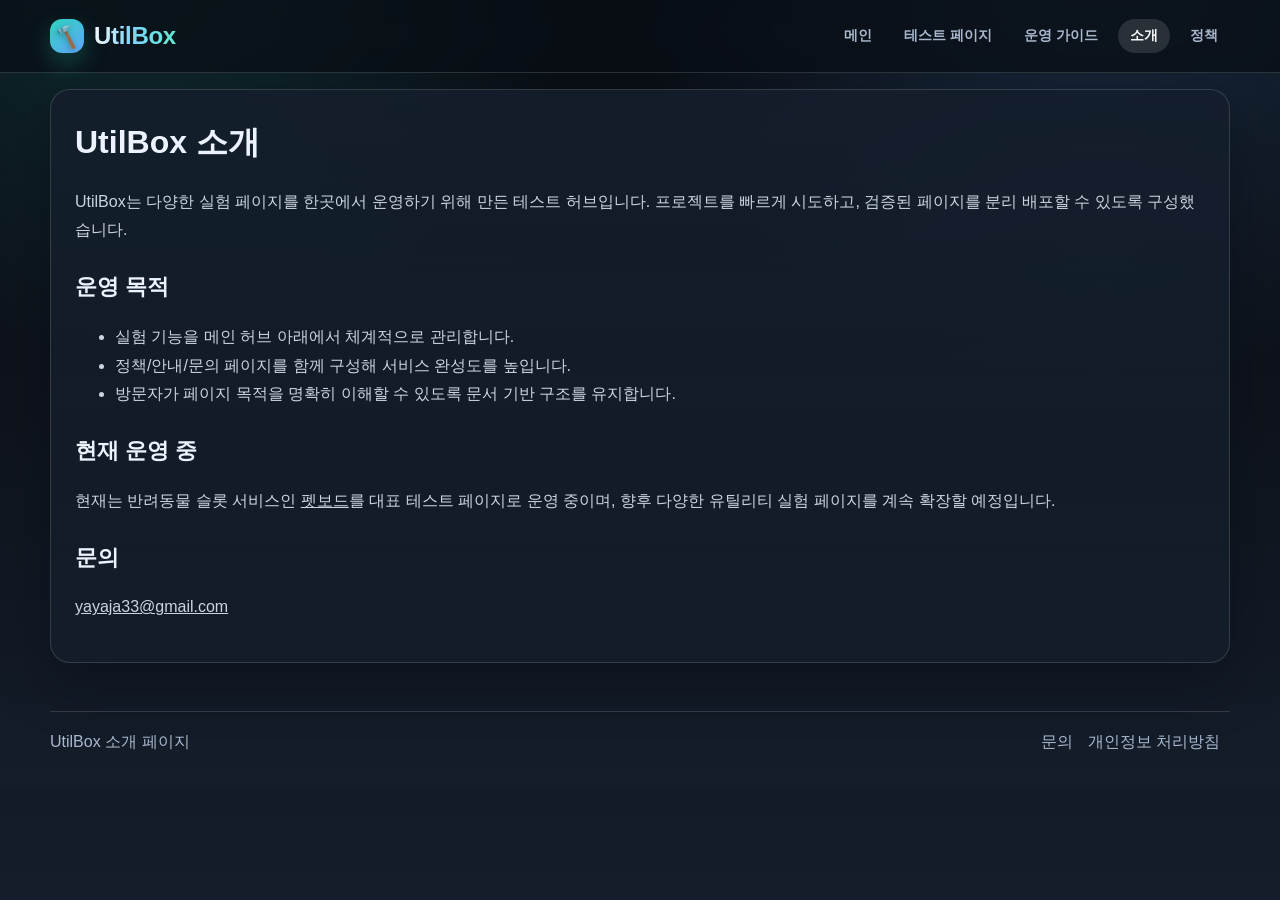
<file: about.html>
<!DOCTYPE html>
<html lang="ko">
<head>
  <meta charset="UTF-8" />
  <meta name="viewport" content="width=device-width, initial-scale=1.0" />
  <title>소개 | UtilBox</title>
  <meta name="description" content="UtilBox 프로젝트 소개 페이지입니다." />
  <link rel="stylesheet" href="utilbox.css" />
</head>
<body>
  <header class="site-header">
    <div class="layout">
      <a class="brand" href="index.html" aria-label="UtilBox 홈">
        <span class="brand-mark" aria-hidden="true"></span>
        <span class="brand-name">UtilBox</span>
      </a>
      <nav class="main-nav" aria-label="주요 메뉴">
        <a href="index.html">메인</a>
        <a href="tools.html">테스트 페이지</a>
        <a href="guide.html">운영 가이드</a>
        <a class="active" href="about.html">소개</a>
        <a href="privacy.html">정책</a>
      </nav>
    </div>
  </header>

  <main class="layout">
    <section class="section">
      <article class="panel article">
        <h1>UtilBox 소개</h1>
        <p>
          UtilBox는 다양한 실험 페이지를 한곳에서 운영하기 위해 만든 테스트 허브입니다.
          프로젝트를 빠르게 시도하고, 검증된 페이지를 분리 배포할 수 있도록 구성했습니다.
        </p>

        <h2>운영 목적</h2>
        <ul>
          <li>실험 기능을 메인 허브 아래에서 체계적으로 관리합니다.</li>
          <li>정책/안내/문의 페이지를 함께 구성해 서비스 완성도를 높입니다.</li>
          <li>방문자가 페이지 목적을 명확히 이해할 수 있도록 문서 기반 구조를 유지합니다.</li>
        </ul>

        <h2>현재 운영 중</h2>
        <p>
          현재는 반려동물 슬롯 서비스인 <a href="petboard.html">펫보드</a>를 대표 테스트 페이지로 운영 중이며,
          향후 다양한 유틸리티 실험 페이지를 계속 확장할 예정입니다.
        </p>

        <h2>문의</h2>
        <p><a href="mailto:yayaja33@gmail.com">yayaja33@gmail.com</a></p>
      </article>
    </section>
  </main>

  <footer class="layout site-footer">
    <div>UtilBox 소개 페이지</div>
    <div>
      <a href="contact.html">문의</a>
      <a href="privacy.html">개인정보 처리방침</a>
    </div>
  </footer>
</body>
</html>
</file>
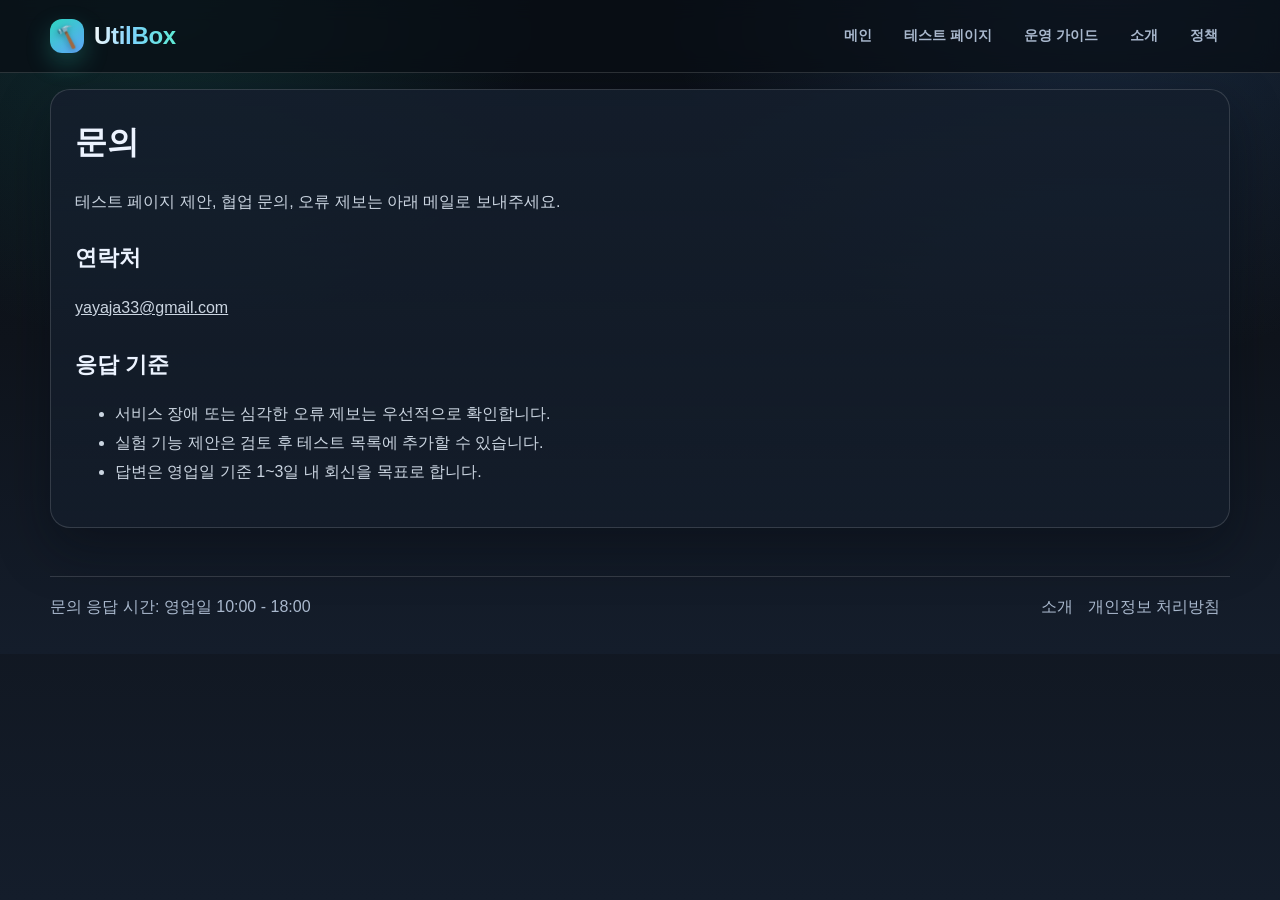
<file: contact.html>
<!DOCTYPE html>
<html lang="ko">
<head>
  <meta charset="UTF-8" />
  <meta name="viewport" content="width=device-width, initial-scale=1.0" />
  <title>문의 | UtilBox</title>
  <meta name="description" content="UtilBox 문의 및 제휴 안내 페이지입니다." />
  <link rel="stylesheet" href="utilbox.css" />
</head>
<body>
  <header class="site-header">
    <div class="layout">
      <a class="brand" href="index.html" aria-label="UtilBox 홈">
        <span class="brand-mark" aria-hidden="true"></span>
        <span class="brand-name">UtilBox</span>
      </a>
      <nav class="main-nav" aria-label="주요 메뉴">
        <a href="index.html">메인</a>
        <a href="tools.html">테스트 페이지</a>
        <a href="guide.html">운영 가이드</a>
        <a href="about.html">소개</a>
        <a href="privacy.html">정책</a>
      </nav>
    </div>
  </header>

  <main class="layout">
    <section class="section">
      <article class="panel article">
        <h1>문의</h1>
        <p>테스트 페이지 제안, 협업 문의, 오류 제보는 아래 메일로 보내주세요.</p>
        <h2>연락처</h2>
        <p><a href="mailto:yayaja33@gmail.com">yayaja33@gmail.com</a></p>
        <h2>응답 기준</h2>
        <ul>
          <li>서비스 장애 또는 심각한 오류 제보는 우선적으로 확인합니다.</li>
          <li>실험 기능 제안은 검토 후 테스트 목록에 추가할 수 있습니다.</li>
          <li>답변은 영업일 기준 1~3일 내 회신을 목표로 합니다.</li>
        </ul>
      </article>
    </section>
  </main>

  <footer class="layout site-footer">
    <div>문의 응답 시간: 영업일 10:00 - 18:00</div>
    <div>
      <a href="about.html">소개</a>
      <a href="privacy.html">개인정보 처리방침</a>
    </div>
  </footer>
</body>
</html>
</file>
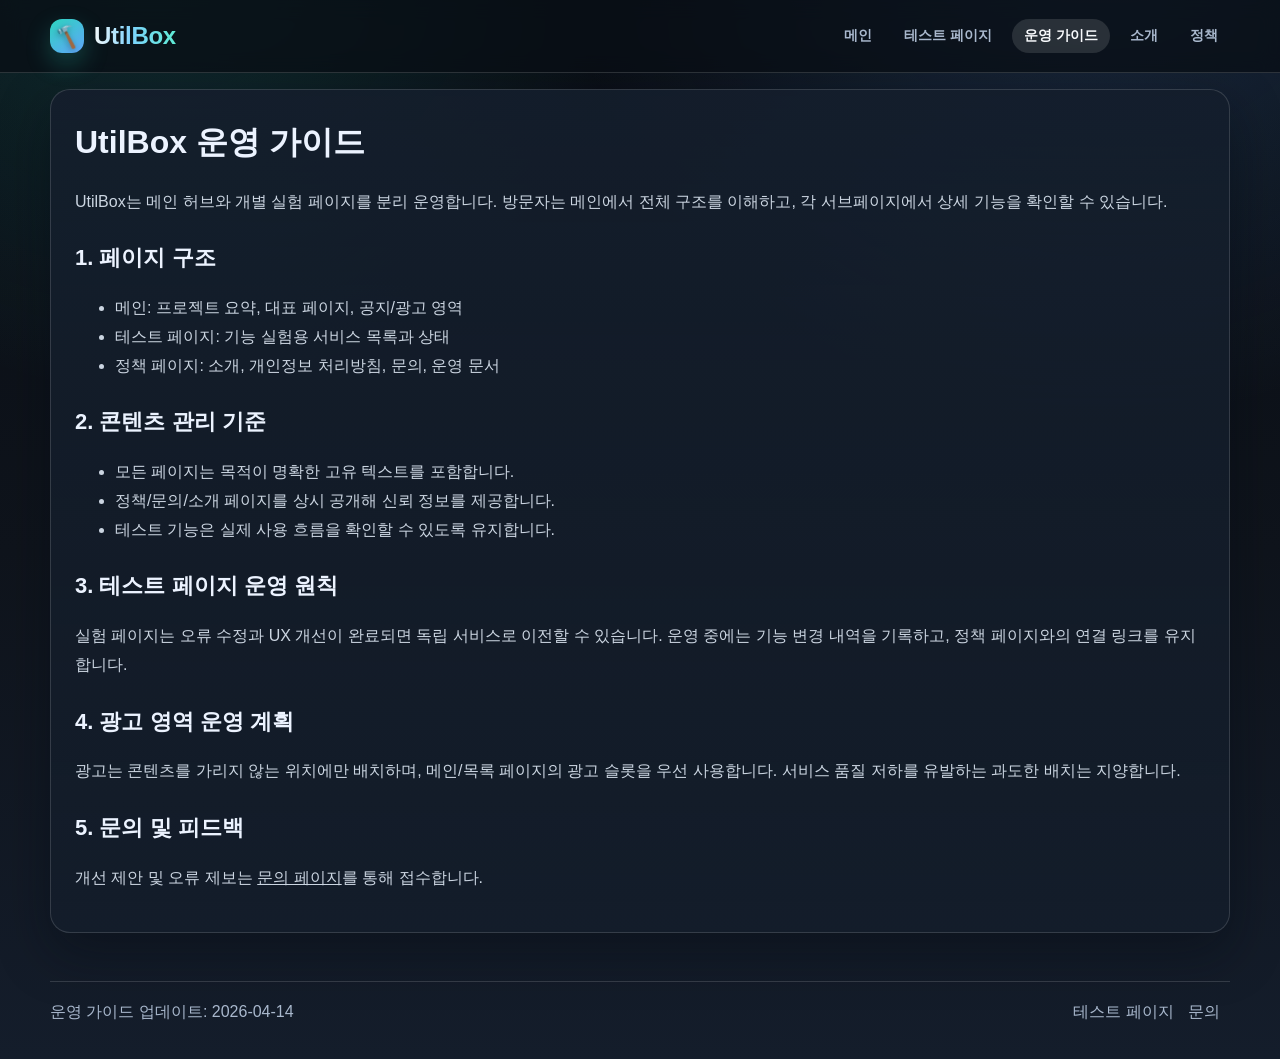
<file: guide.html>
<!DOCTYPE html>
<html lang="ko">
<head>
  <meta charset="UTF-8" />
  <meta name="viewport" content="width=device-width, initial-scale=1.0" />
  <title>운영 가이드 | UtilBox</title>
  <meta name="description" content="UtilBox 운영 및 콘텐츠 구성 가이드입니다." />
  <link rel="stylesheet" href="utilbox.css" />
</head>
<body>
  <header class="site-header">
    <div class="layout">
      <a class="brand" href="index.html" aria-label="UtilBox 홈">
        <span class="brand-mark" aria-hidden="true"></span>
        <span class="brand-name">UtilBox</span>
      </a>
      <nav class="main-nav" aria-label="주요 메뉴">
        <a href="index.html">메인</a>
        <a href="tools.html">테스트 페이지</a>
        <a class="active" href="guide.html">운영 가이드</a>
        <a href="about.html">소개</a>
        <a href="privacy.html">정책</a>
      </nav>
    </div>
  </header>

  <main class="layout">
    <section class="section">
      <article class="panel article">
        <h1>UtilBox 운영 가이드</h1>
        <p>
          UtilBox는 메인 허브와 개별 실험 페이지를 분리 운영합니다. 방문자는 메인에서 전체 구조를 이해하고,
          각 서브페이지에서 상세 기능을 확인할 수 있습니다.
        </p>

        <h2>1. 페이지 구조</h2>
        <ul>
          <li>메인: 프로젝트 요약, 대표 페이지, 공지/광고 영역</li>
          <li>테스트 페이지: 기능 실험용 서비스 목록과 상태</li>
          <li>정책 페이지: 소개, 개인정보 처리방침, 문의, 운영 문서</li>
        </ul>

        <h2>2. 콘텐츠 관리 기준</h2>
        <ul>
          <li>모든 페이지는 목적이 명확한 고유 텍스트를 포함합니다.</li>
          <li>정책/문의/소개 페이지를 상시 공개해 신뢰 정보를 제공합니다.</li>
          <li>테스트 기능은 실제 사용 흐름을 확인할 수 있도록 유지합니다.</li>
        </ul>

        <h2>3. 테스트 페이지 운영 원칙</h2>
        <p>
          실험 페이지는 오류 수정과 UX 개선이 완료되면 독립 서비스로 이전할 수 있습니다.
          운영 중에는 기능 변경 내역을 기록하고, 정책 페이지와의 연결 링크를 유지합니다.
        </p>

        <h2>4. 광고 영역 운영 계획</h2>
        <p>
          광고는 콘텐츠를 가리지 않는 위치에만 배치하며, 메인/목록 페이지의 광고 슬롯을 우선 사용합니다.
          서비스 품질 저하를 유발하는 과도한 배치는 지양합니다.
        </p>

        <h2>5. 문의 및 피드백</h2>
        <p>
          개선 제안 및 오류 제보는 <a href="contact.html">문의 페이지</a>를 통해 접수합니다.
        </p>
      </article>
    </section>
  </main>

  <footer class="layout site-footer">
    <div>운영 가이드 업데이트: 2026-04-14</div>
    <div>
      <a href="tools.html">테스트 페이지</a>
      <a href="contact.html">문의</a>
    </div>
  </footer>
</body>
</html>
</file>
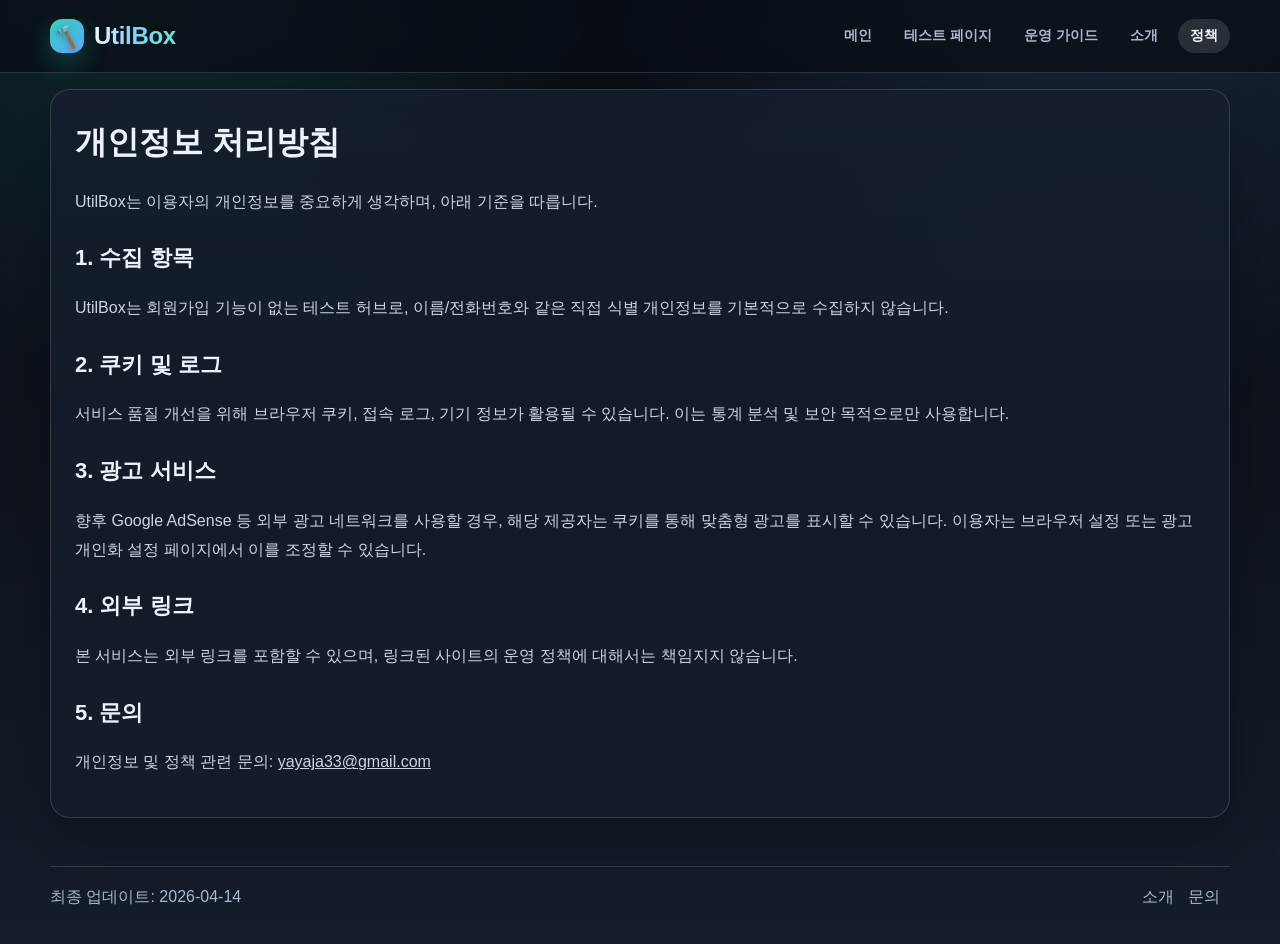
<file: privacy.html>
<!DOCTYPE html>
<html lang="ko">
<head>
  <meta charset="UTF-8" />
  <meta name="viewport" content="width=device-width, initial-scale=1.0" />
  <title>개인정보 처리방침 | UtilBox</title>
  <meta name="description" content="UtilBox 개인정보 처리방침 페이지입니다." />
  <link rel="stylesheet" href="utilbox.css" />
</head>
<body>
  <header class="site-header">
    <div class="layout">
      <a class="brand" href="index.html" aria-label="UtilBox 홈">
        <span class="brand-mark" aria-hidden="true"></span>
        <span class="brand-name">UtilBox</span>
      </a>
      <nav class="main-nav" aria-label="주요 메뉴">
        <a href="index.html">메인</a>
        <a href="tools.html">테스트 페이지</a>
        <a href="guide.html">운영 가이드</a>
        <a href="about.html">소개</a>
        <a class="active" href="privacy.html">정책</a>
      </nav>
    </div>
  </header>

  <main class="layout">
    <section class="section">
      <article class="panel article">
        <h1>개인정보 처리방침</h1>
        <p>UtilBox는 이용자의 개인정보를 중요하게 생각하며, 아래 기준을 따릅니다.</p>

        <h2>1. 수집 항목</h2>
        <p>
          UtilBox는 회원가입 기능이 없는 테스트 허브로, 이름/전화번호와 같은 직접 식별 개인정보를 기본적으로 수집하지 않습니다.
        </p>

        <h2>2. 쿠키 및 로그</h2>
        <p>
          서비스 품질 개선을 위해 브라우저 쿠키, 접속 로그, 기기 정보가 활용될 수 있습니다.
          이는 통계 분석 및 보안 목적으로만 사용합니다.
        </p>

        <h2>3. 광고 서비스</h2>
        <p>
          향후 Google AdSense 등 외부 광고 네트워크를 사용할 경우, 해당 제공자는 쿠키를 통해 맞춤형 광고를 표시할 수 있습니다.
          이용자는 브라우저 설정 또는 광고 개인화 설정 페이지에서 이를 조정할 수 있습니다.
        </p>

        <h2>4. 외부 링크</h2>
        <p>
          본 서비스는 외부 링크를 포함할 수 있으며, 링크된 사이트의 운영 정책에 대해서는 책임지지 않습니다.
        </p>

        <h2>5. 문의</h2>
        <p>개인정보 및 정책 관련 문의: <a href="mailto:yayaja33@gmail.com">yayaja33@gmail.com</a></p>
      </article>
    </section>
  </main>

  <footer class="layout site-footer">
    <div>최종 업데이트: 2026-04-14</div>
    <div>
      <a href="about.html">소개</a>
      <a href="contact.html">문의</a>
    </div>
  </footer>
</body>
</html>
</file>
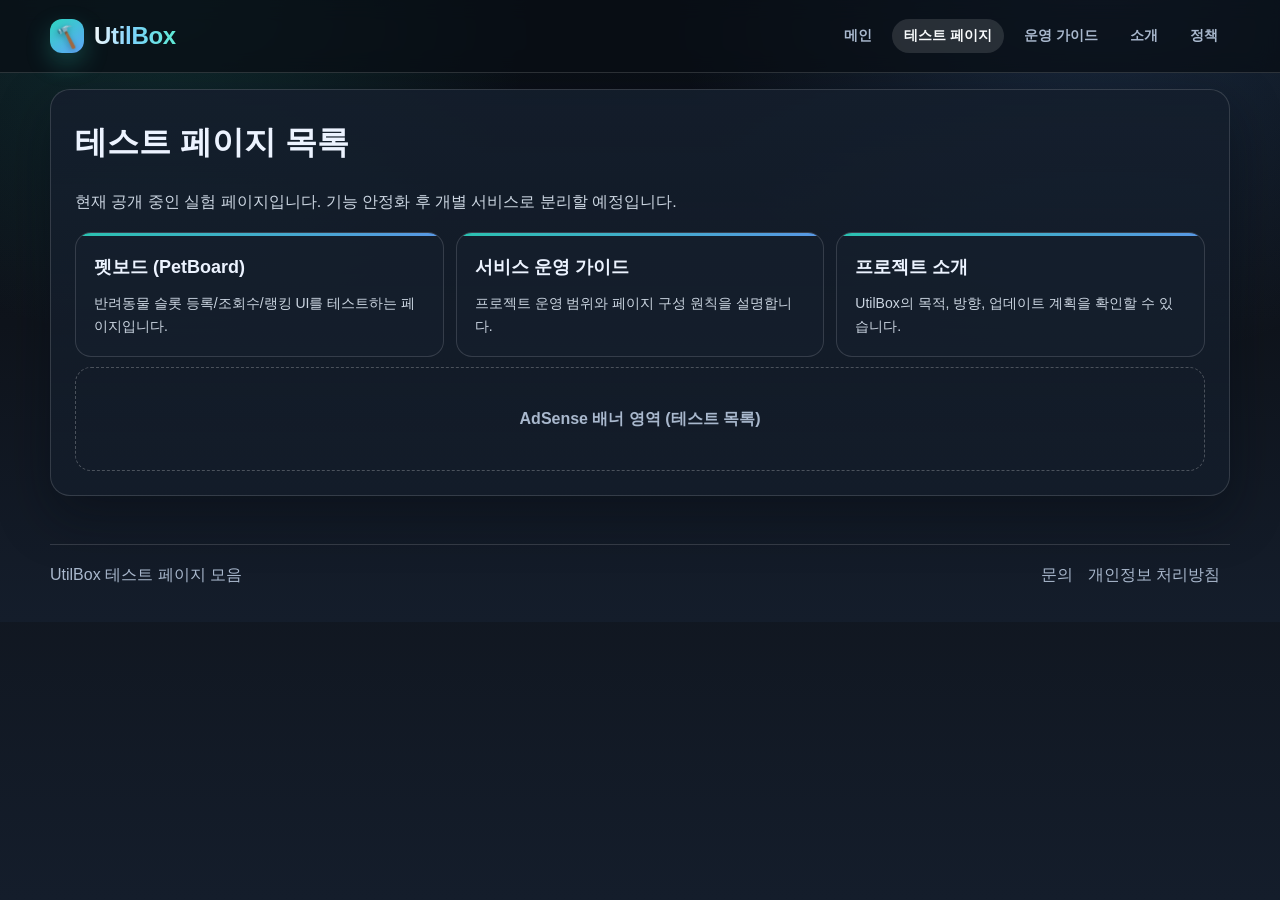
<file: tools.html>
<!DOCTYPE html>
<html lang="ko">
<head>
  <meta charset="UTF-8" />
  <meta name="viewport" content="width=device-width, initial-scale=1.0" />
  <title>테스트 페이지 목록 | UtilBox</title>
  <meta name="description" content="UtilBox에서 운영 중인 테스트 페이지 목록입니다." />
  <link rel="stylesheet" href="utilbox.css" />
</head>
<body>
  <header class="site-header">
    <div class="layout">
      <a class="brand" href="index.html" aria-label="UtilBox 홈">
        <span class="brand-mark" aria-hidden="true"></span>
        <span class="brand-name">UtilBox</span>
      </a>
      <nav class="main-nav" aria-label="주요 메뉴">
        <a href="index.html">메인</a>
        <a class="active" href="tools.html">테스트 페이지</a>
        <a href="guide.html">운영 가이드</a>
        <a href="about.html">소개</a>
        <a href="privacy.html">정책</a>
      </nav>
    </div>
  </header>

  <main class="layout">
    <section class="section">
      <article class="panel article">
        <h1>테스트 페이지 목록</h1>
        <p>현재 공개 중인 실험 페이지입니다. 기능 안정화 후 개별 서비스로 분리할 예정입니다.</p>

        <div class="card-grid">
          <a class="card" href="petboard.html">
            <h3>펫보드 (PetBoard)</h3>
            <p>반려동물 슬롯 등록/조회수/랭킹 UI를 테스트하는 페이지입니다.</p>
          </a>
          <a class="card" href="guide.html">
            <h3>서비스 운영 가이드</h3>
            <p>프로젝트 운영 범위와 페이지 구성 원칙을 설명합니다.</p>
          </a>
          <a class="card" href="about.html">
            <h3>프로젝트 소개</h3>
            <p>UtilBox의 목적, 방향, 업데이트 계획을 확인할 수 있습니다.</p>
          </a>
        </div>

        <div class="ad-slot" aria-label="광고 영역">AdSense 배너 영역 (테스트 목록)</div>
      </article>
    </section>
  </main>

  <footer class="layout site-footer">
    <div>UtilBox 테스트 페이지 모음</div>
    <div>
      <a href="contact.html">문의</a>
      <a href="privacy.html">개인정보 처리방침</a>
    </div>
  </footer>
</body>
</html>
</file>
<file: utilbox.css>
:root {
  --bg: #0f141c;
  --bg-soft: #1b2636;
  --card: rgba(22, 31, 45, 0.86);
  --line: rgba(255, 255, 255, 0.14);
  --text: #ecf3ff;
  --muted: #a9b8cd;
  --accent-1: #2dd4bf;
  --accent-2: #60a5fa;
  --accent-3: #f59e0b;
}

* {
  box-sizing: border-box;
}

html,
body {
  margin: 0;
  min-height: 100%;
  font-family: "Pretendard", "Noto Sans KR", "Apple SD Gothic Neo", "Malgun Gothic", sans-serif;
  color: var(--text);
  background:
    radial-gradient(circle at 12% -8%, rgba(45, 212, 191, 0.16), transparent 30%),
    radial-gradient(circle at 86% -12%, rgba(96, 165, 250, 0.2), transparent 34%),
    linear-gradient(180deg, #090e15 0%, #0f141c 52%, #141d2b 100%);
}

a {
  color: inherit;
}

.layout {
  width: min(1180px, calc(100% - 32px));
  margin: 0 auto;
}

.page-frame {
  width: min(1560px, calc(100% - 20px));
  margin: 0 auto;
  display: grid;
  grid-template-columns: 160px minmax(0, 1180px) 160px;
  gap: 14px;
  align-items: start;
}

.page-frame > .layout {
  width: 100%;
}

.side-ad {
  position: sticky;
  top: 94px;
}

.side-ad__box {
  min-height: 620px;
  border: 1px dashed rgba(255, 255, 255, 0.26);
  border-radius: 16px;
  background: rgba(12, 19, 30, 0.76);
  color: #cbd5e1;
  font-size: 13px;
  font-weight: 700;
  display: flex;
  align-items: center;
  justify-content: center;
  text-align: center;
  padding: 16px 10px;
}

.site-header {
  position: sticky;
  top: 0;
  z-index: 40;
  backdrop-filter: blur(10px);
  background: rgba(9, 14, 21, 0.74);
  border-bottom: 1px solid var(--line);
}

.site-header .layout {
  min-height: 72px;
  display: flex;
  align-items: center;
  gap: 20px;
}

.brand {
  display: inline-flex;
  align-items: center;
  gap: 10px;
  text-decoration: none;
  font-weight: 800;
  letter-spacing: -0.02em;
}

.brand-mark {
  position: relative;
  width: 34px;
  height: 34px;
  border-radius: 12px;
  background:
    linear-gradient(145deg, var(--accent-1), var(--accent-2));
  box-shadow: 0 10px 24px rgba(45, 212, 191, 0.26);
}

.brand-mark::after {
  content: "🔨";
  position: absolute;
  left: 50%;
  top: 50%;
  transform: translate(-50%, -50%) rotate(15deg);
  font-size: 20px;
  line-height: 1;
  filter: drop-shadow(0 2px 3px rgba(0, 0, 0, 0.35));
}

.brand-name {
  font-size: 24px;
  background: linear-gradient(90deg, #f8fafc 0%, #7dd3fc 45%, #5eead4 100%);
  -webkit-background-clip: text;
  background-clip: text;
  color: transparent;
}

.main-nav {
  margin-left: auto;
  display: flex;
  gap: 8px;
  flex-wrap: wrap;
}

.main-nav a {
  text-decoration: none;
  padding: 8px 12px;
  border-radius: 999px;
  color: var(--muted);
  font-weight: 600;
  font-size: 14px;
}

.main-nav a:hover,
.main-nav a.active {
  background: rgba(255, 255, 255, 0.12);
  color: #f8fafc;
}

.hero {
  padding: 56px 0 30px;
}

.hero-grid {
  display: grid;
  grid-template-columns: 1.3fr 1fr;
  gap: 18px;
}

.panel {
  border: 1px solid var(--line);
  border-radius: 20px;
  background:
    linear-gradient(180deg, rgba(20, 30, 44, 0.92), rgba(20, 30, 44, 0.66));
  box-shadow: 0 20px 52px rgba(4, 10, 18, 0.4);
}

.hero-copy {
  padding: 28px;
}

.kicker {
  color: #99f6e4;
  font-size: 13px;
  font-weight: 700;
  letter-spacing: 0.08em;
}

.hero h1 {
  margin: 10px 0 14px;
  font-size: clamp(30px, 4vw, 48px);
  line-height: 1.08;
  letter-spacing: -0.03em;
}

.hero p {
  margin: 0;
  color: #cbd5e1;
  line-height: 1.75;
}

.popular-strip {
  margin-top: 16px;
  padding: 18px;
  border-color: rgba(45, 212, 191, 0.45);
  background:
    linear-gradient(120deg, rgba(15, 23, 42, 0.94), rgba(29, 78, 216, 0.2));
}

.popular-strip__head {
  display: flex;
  align-items: center;
  justify-content: space-between;
  gap: 10px;
  margin-bottom: 12px;
}

.popular-strip__head h2 {
  margin: 0;
  font-size: clamp(20px, 2.7vw, 30px);
  letter-spacing: -0.02em;
}

.popular-strip__head a {
  text-decoration: none;
  font-size: 14px;
  font-weight: 700;
  color: #99f6e4;
}

.popular-slots {
  display: grid;
  grid-template-columns: repeat(5, minmax(0, 1fr));
  gap: 10px;
}

.popular-loading {
  margin: 0;
  padding: 10px 4px;
  color: #cbd5e1;
  font-size: 14px;
}

.popular-slot {
  text-decoration: none;
  border: 1px solid rgba(255, 255, 255, 0.16);
  border-radius: 14px;
  background: rgba(15, 23, 42, 0.72);
  padding: 10px;
  display: flex;
  flex-direction: column;
  gap: 8px;
  transition: transform .15s ease, border-color .15s ease;
}

.popular-slot:hover {
  transform: translateY(-2px);
  border-color: rgba(125, 211, 252, 0.62);
}

.popular-slot__thumb {
  position: relative;
  width: 100%;
  aspect-ratio: 4 / 3;
  border-radius: 10px;
  overflow: hidden;
  background: rgba(15, 23, 42, 0.95);
}

.popular-slot__image {
  width: 100%;
  height: 100%;
  object-fit: cover;
  display: block;
}

.popular-slot--empty .popular-slot__thumb {
  display: flex;
  align-items: center;
  justify-content: center;
  background: linear-gradient(145deg, rgba(15, 23, 42, 0.92), rgba(51, 65, 85, 0.82));
}

.popular-slot__empty-text {
  font-size: 12px;
  font-weight: 700;
  color: #cbd5e1;
}

.popular-slot__rank {
  position: absolute;
  top: 8px;
  left: 8px;
  display: flex;
  align-items: center;
  justify-content: center;
  width: 24px;
  height: 24px;
  border-radius: 999px;
  background: linear-gradient(135deg, #2dd4bf, #60a5fa);
  color: #052e2b;
  font-size: 12px;
  font-weight: 800;
}

.popular-slot strong {
  font-size: 15px;
  color: #f8fafc;
  line-height: 1.3;
}

.popular-slot__meta {
  font-size: 12px;
  color: #bfdbfe;
}

.hero-links {
  margin-top: 22px;
  display: flex;
  gap: 10px;
  flex-wrap: wrap;
}

.btn {
  text-decoration: none;
  padding: 10px 14px;
  border-radius: 12px;
  font-size: 14px;
  font-weight: 700;
}

.btn.primary {
  background: linear-gradient(135deg, #0f766e, #2563eb);
}

.btn.ghost {
  border: 1px solid var(--line);
  color: #cbd5e1;
}

.stat-list {
  padding: 24px;
  display: grid;
  gap: 12px;
}

.stat-item {
  padding: 14px;
  border-radius: 14px;
  border: 1px solid rgba(255, 255, 255, 0.16);
  background: rgba(12, 19, 30, 0.65);
}

.stat-item strong {
  display: block;
  font-size: 22px;
  margin-bottom: 4px;
}

.section {
  padding: 16px 0 12px;
}

.section h2 {
  margin: 0 0 12px;
  font-size: 22px;
}

.card-grid {
  display: grid;
  grid-template-columns: repeat(3, minmax(0, 1fr));
  gap: 12px;
}

.card {
  text-decoration: none;
  padding: 18px;
  border-radius: 16px;
  border: 1px solid var(--line);
  background: var(--card);
  position: relative;
  overflow: hidden;
  transition: transform .15s ease, border-color .15s ease;
}

.card::before {
  content: "";
  position: absolute;
  top: 0;
  left: 0;
  width: 100%;
  height: 3px;
  background: linear-gradient(90deg, #2dd4bf, #60a5fa);
  opacity: 0.9;
}

.card:hover {
  transform: translateY(-2px);
  border-color: rgba(96, 165, 250, 0.55);
}

.tool-grid {
  grid-template-columns: repeat(4, minmax(0, 1fr));
}

.card h3 {
  margin: 0 0 8px;
  font-size: 18px;
}

.card p {
  margin: 0;
  color: #cbd5e1;
  line-height: 1.65;
  font-size: 14px;
}

.ad-slot {
  margin-top: 10px;
  border: 1px dashed rgba(255, 255, 255, 0.24);
  border-radius: 16px;
  min-height: 104px;
  display: flex;
  align-items: center;
  justify-content: center;
  text-align: center;
  padding: 0 14px;
  color: var(--muted);
  font-weight: 700;
}

.site-footer {
  margin-top: 36px;
  border-top: 1px solid var(--line);
  padding: 20px 0 36px;
  color: var(--muted);
  display: flex;
  justify-content: space-between;
  gap: 10px;
  flex-wrap: wrap;
}

.site-footer a {
  text-decoration: none;
  margin-right: 10px;
}

.article {
  padding: 24px;
  line-height: 1.8;
}

.article h1 {
  margin: 0 0 14px;
  font-size: 32px;
}

.article h2 {
  margin: 22px 0 8px;
  font-size: 22px;
}

.article p,
.article li {
  color: #cbd5e1;
}

@media (max-width: 960px) {
  .page-frame {
    width: 100%;
    display: block;
  }

  .page-frame > .layout {
    width: min(1180px, calc(100% - 32px));
    margin: 0 auto;
  }

  .side-ad {
    display: none;
  }

  .hero-grid {
    grid-template-columns: 1fr;
  }

  .popular-slots {
    grid-template-columns: repeat(3, minmax(0, 1fr));
  }

  .card-grid {
    grid-template-columns: repeat(2, minmax(0, 1fr));
  }

  .tool-grid {
    grid-template-columns: repeat(2, minmax(0, 1fr));
  }
}

@media (max-width: 640px) {
  .layout {
    width: min(1180px, calc(100% - 20px));
  }

  .site-header .layout {
    min-height: 64px;
    gap: 12px;
  }

  .brand-name {
    font-size: 20px;
  }

  .main-nav a {
    padding: 6px 10px;
    font-size: 13px;
  }

  .hero {
    padding-top: 34px;
  }

  .popular-strip {
    padding: 14px;
  }

  .popular-strip__head {
    flex-direction: column;
    align-items: flex-start;
    margin-bottom: 10px;
  }

  .popular-slots {
    grid-template-columns: repeat(2, minmax(0, 1fr));
  }

  .card-grid {
    grid-template-columns: 1fr;
  }

  .tool-grid {
    grid-template-columns: 1fr;
  }

  .article {
    padding: 18px;
  }

  .article h1 {
    font-size: 26px;
  }
}
</file>
